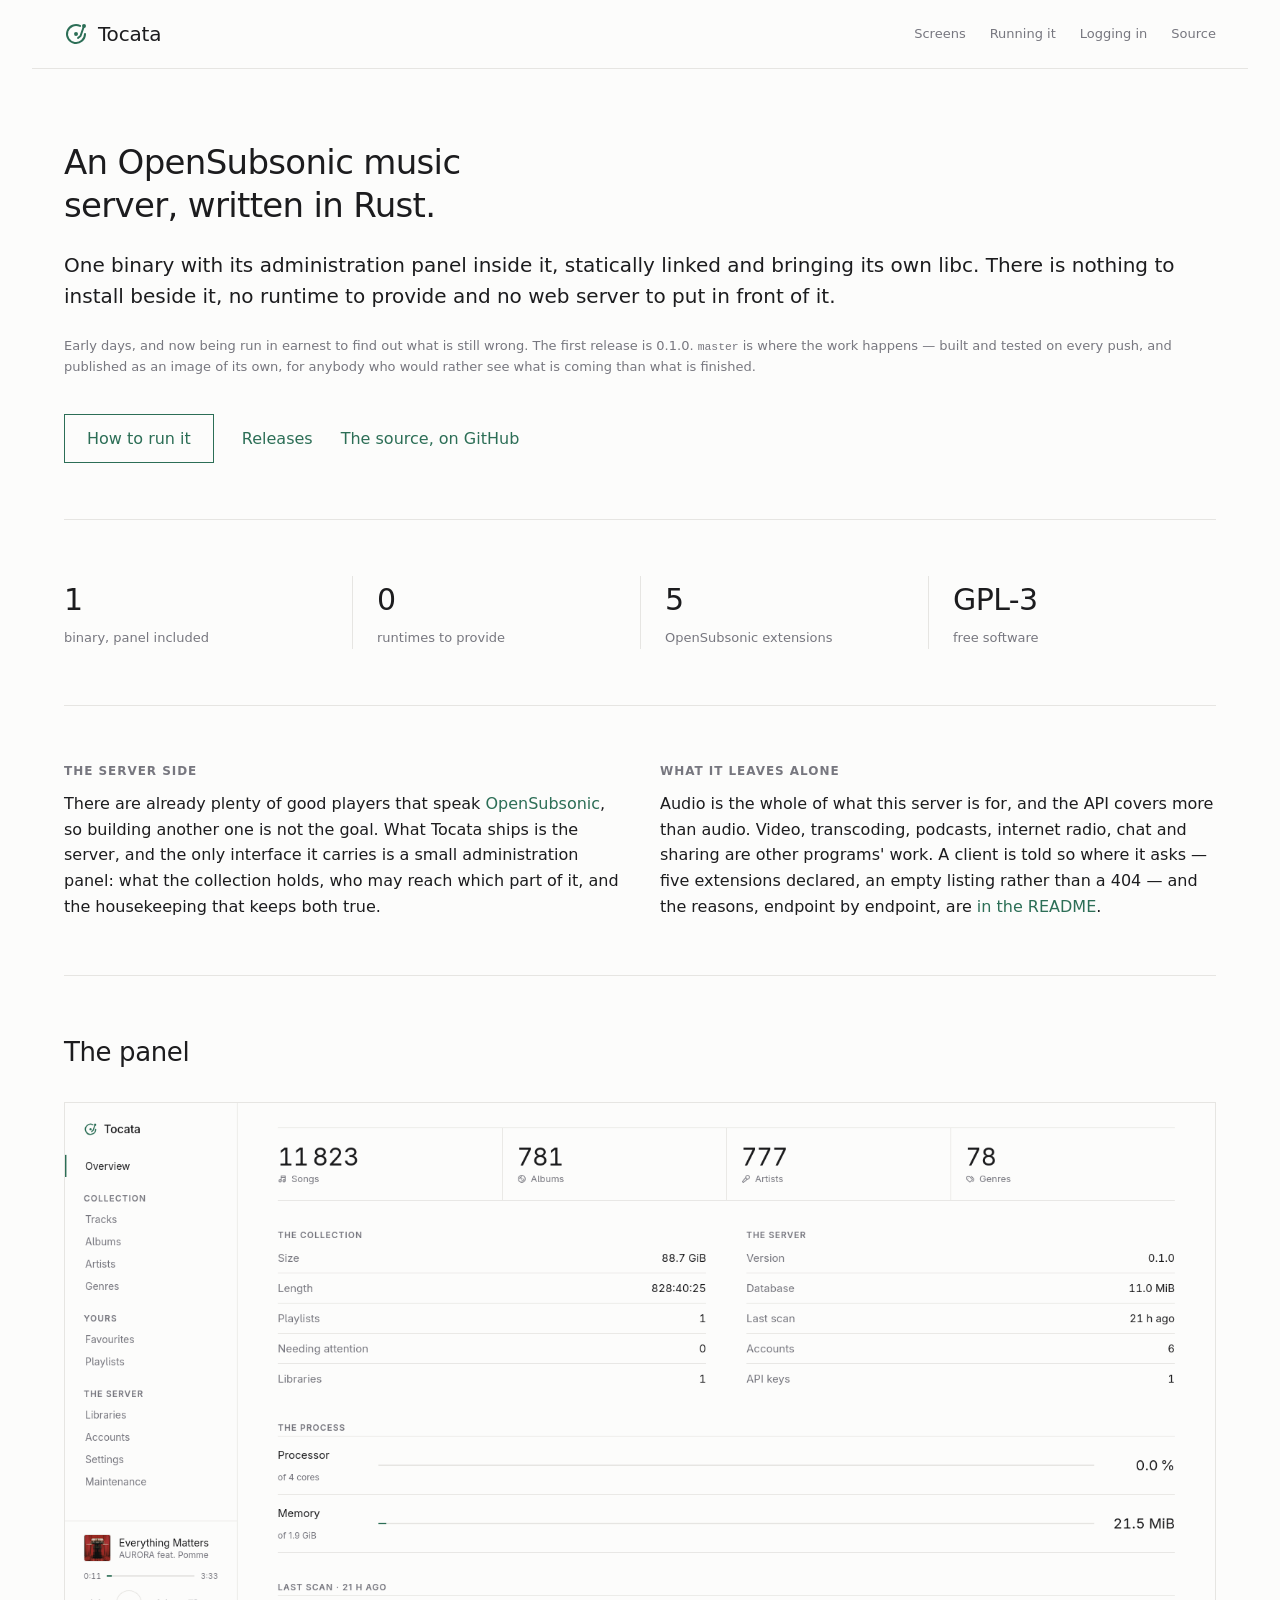
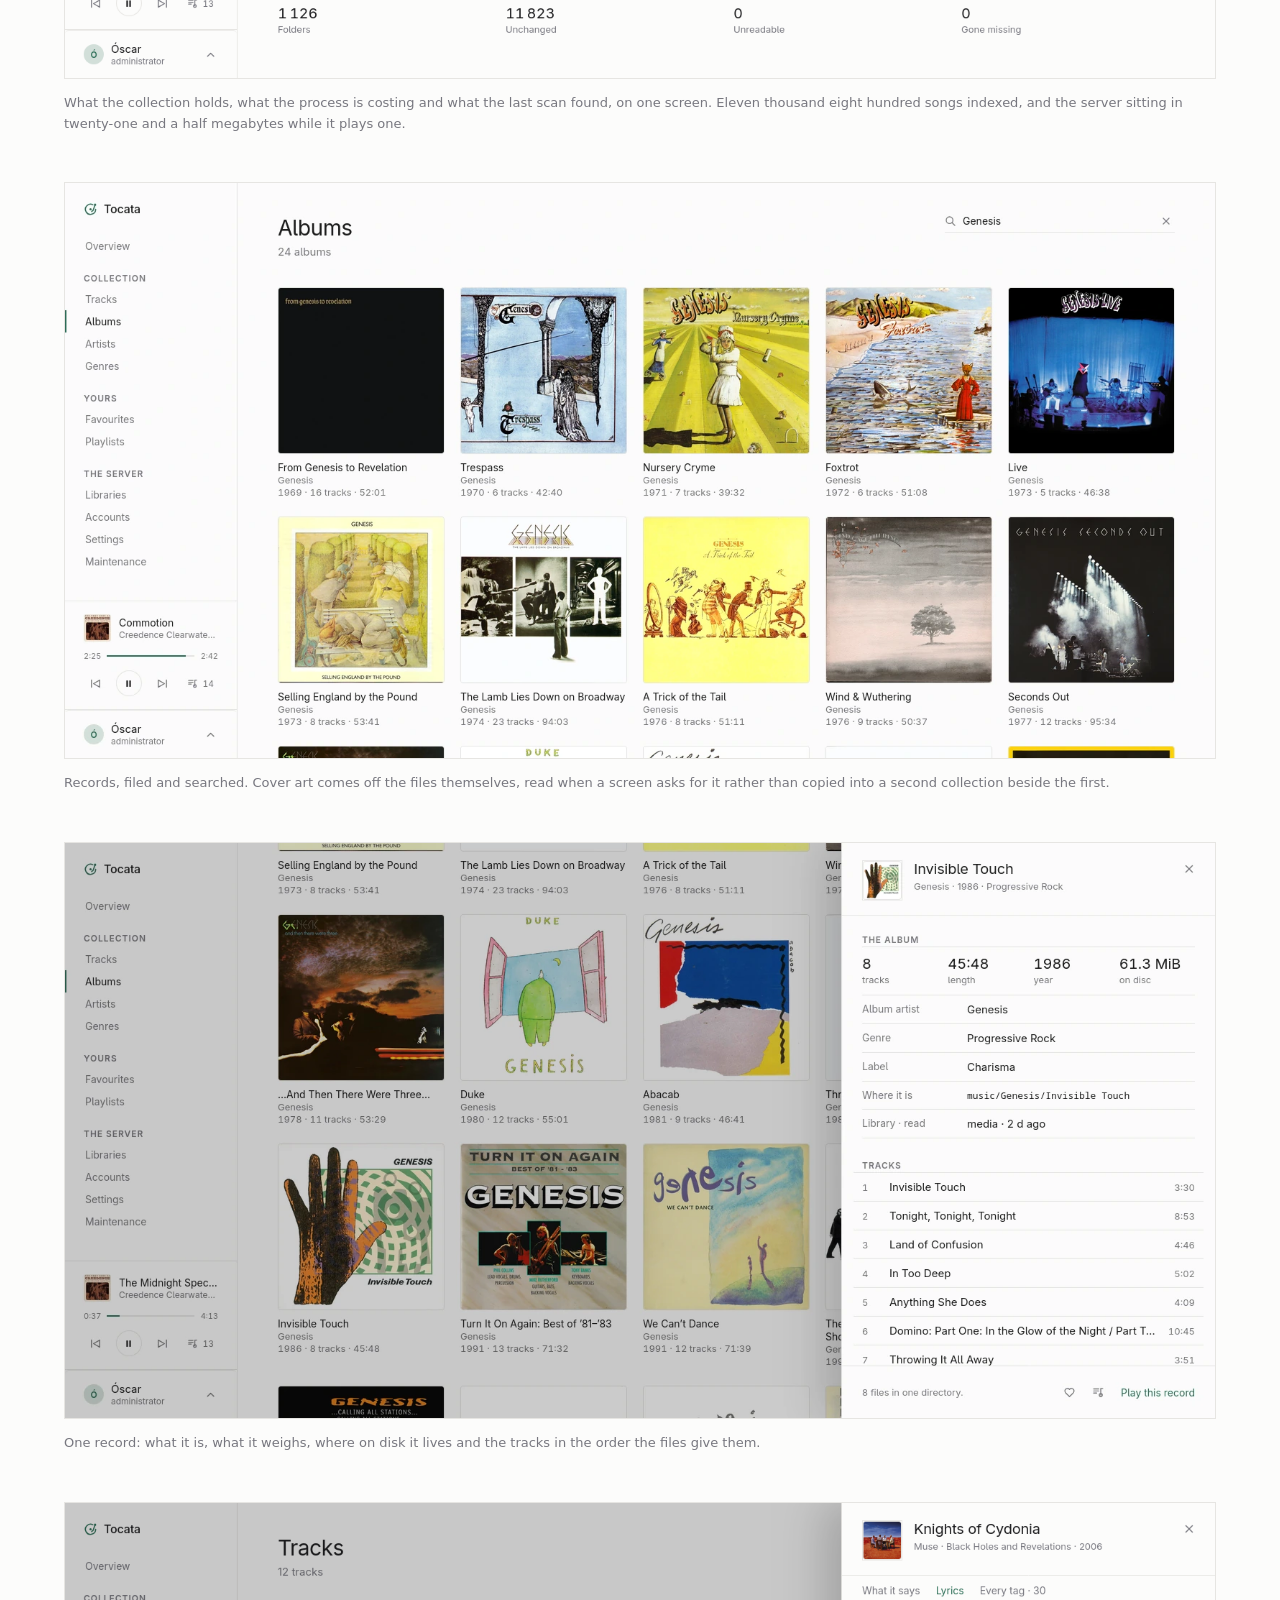
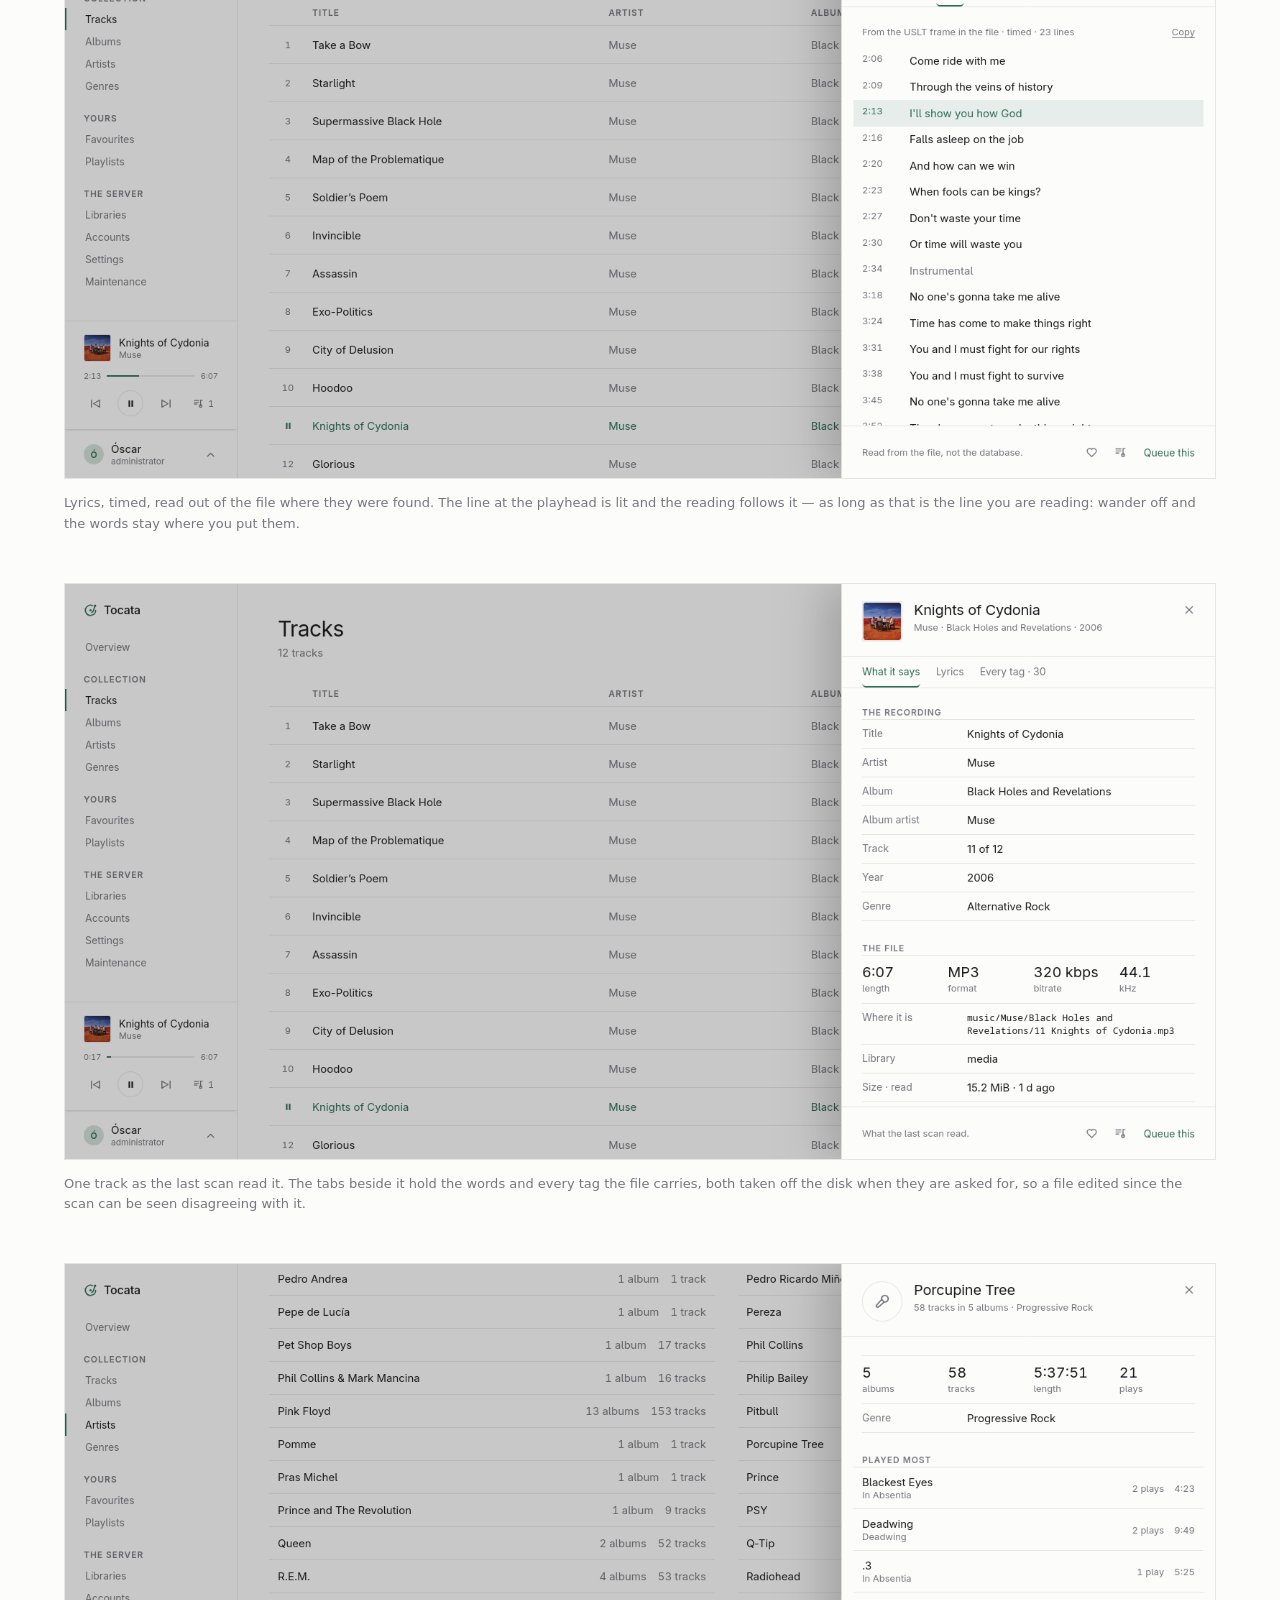
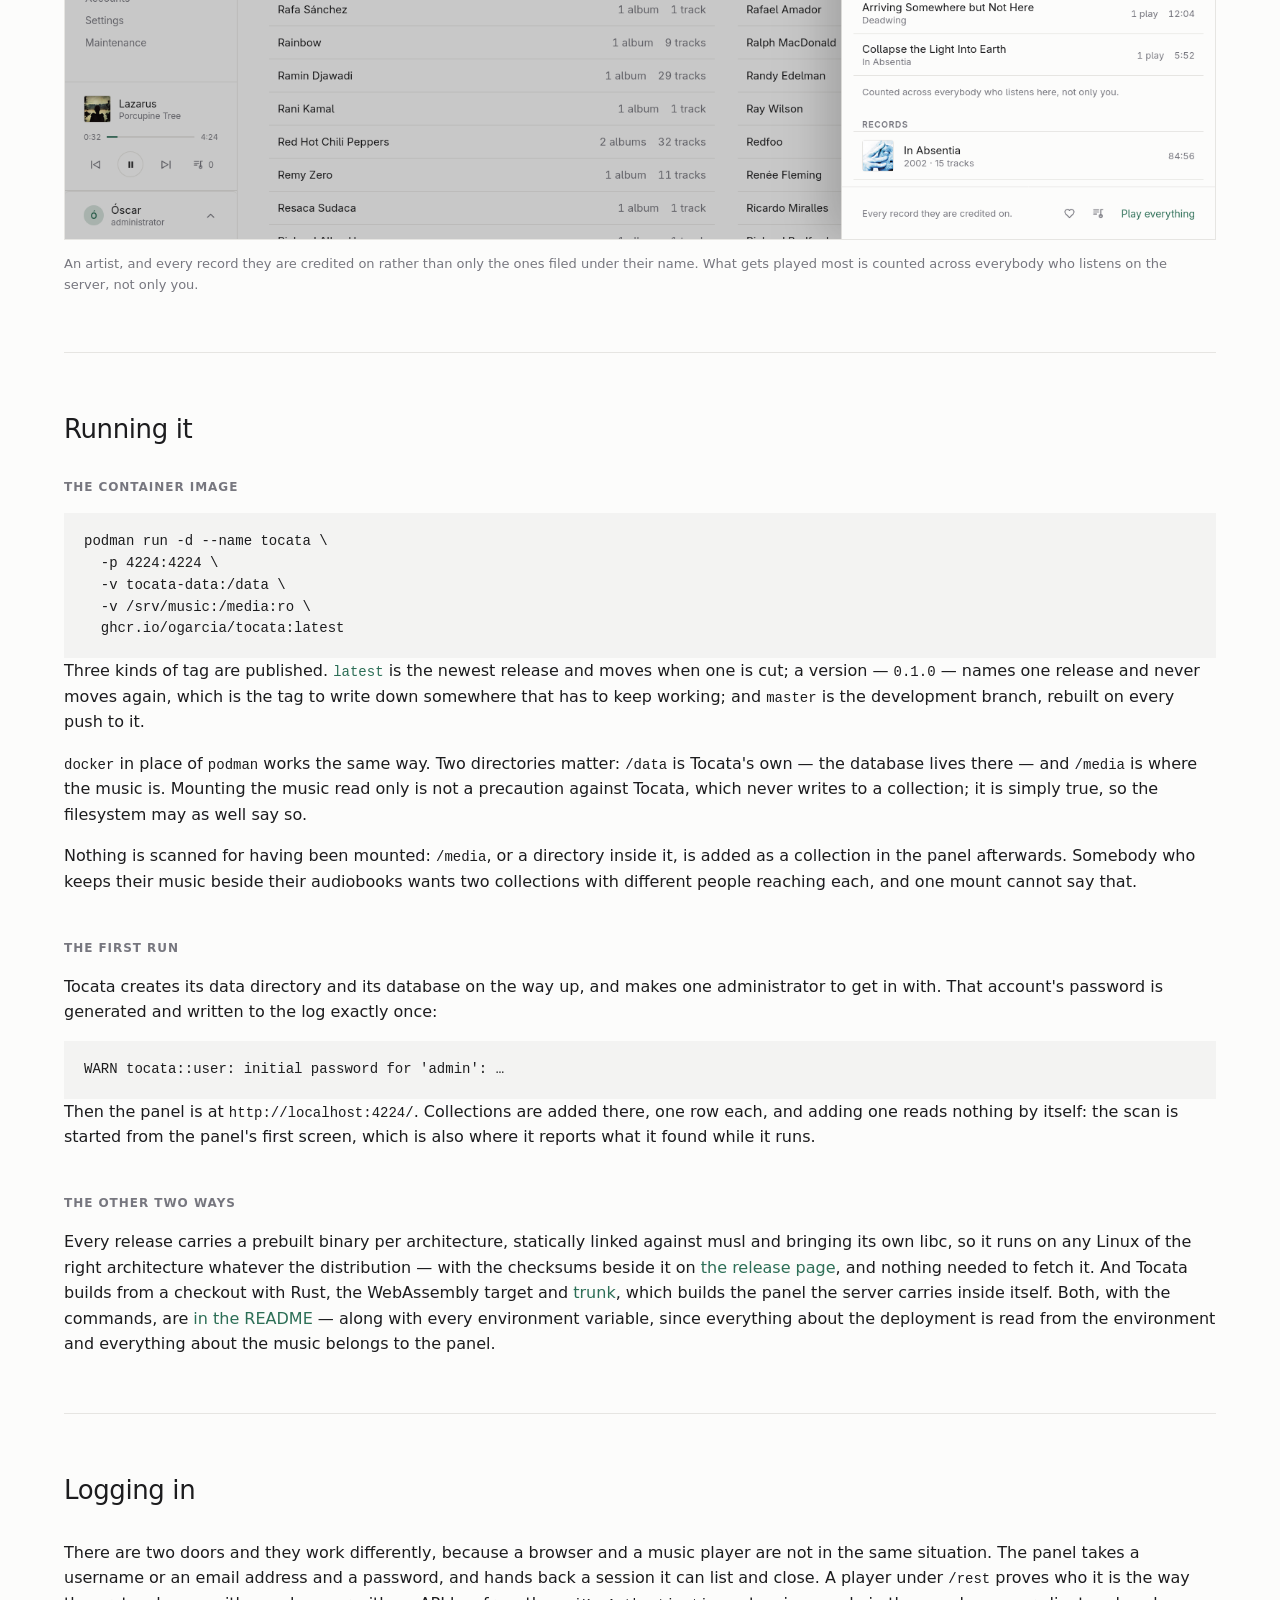
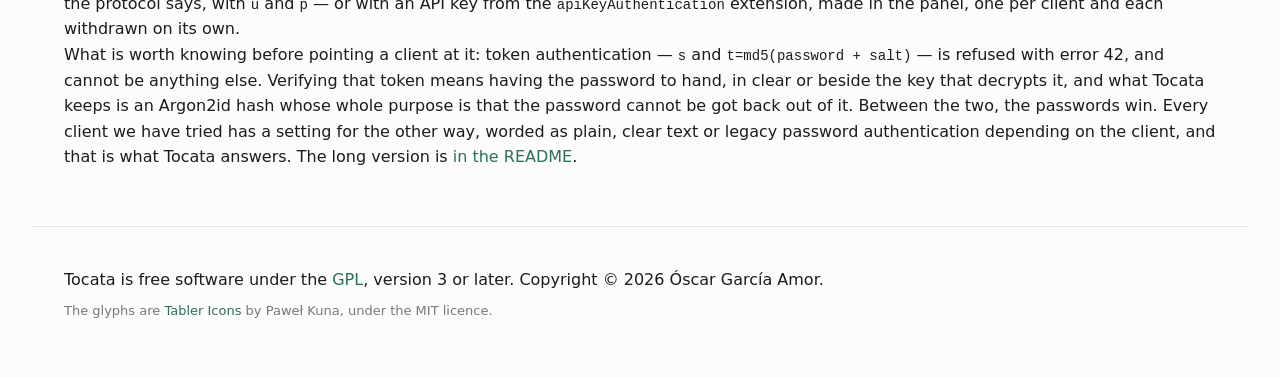
<file: website/index.html>
<!doctype html>
<!--
  SPDX-License-Identifier: GPL-3.0-or-later
  Copyright (C) 2026 Óscar García Amor <ogarcia@connectical.com>

  Tocata's own page, and the same look as the panel it is about: one stylesheet,
  no framework, nothing that is a card. Everything it claims is in the README —
  this page says less, links to where the rest is, and shows the screens.
-->
<html lang="en">
  <head>
    <meta charset="utf-8" />
    <meta name="viewport" content="width=device-width, initial-scale=1" />
    <title>Tocata — an OpenSubsonic music server in Rust</title>

    <!-- One line, and it has to be. A description wrapped in the source arrives
         with the wrapping still in it: nothing between here and a chat window
         collapses the whitespace an attribute is allowed to hold, so what gets
         shown is this file's own margins, ragged and indented. -->
    <meta name="description" content="An OpenSubsonic compatible music server written in Rust. One static binary with its administration panel inside it: nothing else to install, no runtime to provide, no web server in front." />
    <link rel="canonical" href="https://tocata.ogarcia.me/" />

    <!-- What a link to this page looks like where somebody pastes it. Open Graph
         is what reads it — Telegram, Slack, Mastodon, Discord — and the one
         `twitter:` line is for the readers that only know those, which take the
         rest from the tags above. Absolute URLs: a preview is fetched by a
         machine that has no page to be relative to. -->
    <meta property="og:type" content="website" />
    <meta property="og:site_name" content="Tocata" />
    <meta property="og:title" content="Tocata — an OpenSubsonic music server in Rust" />
    <meta property="og:description" content="One static binary with its administration panel inside it: nothing else to install, no runtime to provide, no web server in front." />
    <meta property="og:url" content="https://tocata.ogarcia.me/" />
    <meta property="og:image" content="https://tocata.ogarcia.me/og.png" />
    <meta property="og:image:type" content="image/png" />
    <meta property="og:image:width" content="1200" />
    <meta property="og:image:height" content="630" />
    <meta property="og:image:alt" content="Tocata's mark over its name, and one line: an OpenSubsonic music server, written in Rust" />
    <meta name="twitter:card" content="summary_large_image" />

    <!-- The SVG for anything that will take one, and the ICO for whatever asks
         for /favicon.ico without reading the page first. The touch icon is the
         one that cannot be transparent: what shows through it on a home screen
         is black. -->
    <link rel="icon" href="favicon.svg" type="image/svg+xml" />
    <link rel="icon" href="favicon.ico" sizes="48x48 32x32 16x16" />
    <link rel="apple-touch-icon" href="apple-touch-icon.png" />

    <meta name="theme-color" content="#fcfcfb" media="(prefers-color-scheme: light)" />
    <meta name="theme-color" content="#101012" media="(prefers-color-scheme: dark)" />

    <link rel="stylesheet" href="tocata.css" />
  </head>

  <body>
    <header class="rail">
      <a class="mark" href="./">
        <svg viewBox="0 0 24 24" fill="none" stroke="currentColor" stroke-width="2"
             stroke-linecap="round" stroke-linejoin="round" aria-hidden="true">
          <path d="M16 3.937a9 9 0 1 0 5 8.063" />
          <path d="M11 12a1 1 0 1 0 2 0a1 1 0 1 0 -2 0" />
          <path d="M19 4a1 1 0 1 0 2 0a1 1 0 1 0 -2 0" />
          <path d="M20 4l-3.5 10l-2.5 2" />
        </svg>
        Tocata
      </a>

      <nav>
        <a href="#screens">Screens</a>
        <a href="#running">Running it</a>
        <a href="#doors">Logging in</a>
        <a href="https://github.com/ogarcia/tocata">Source</a>
      </nav>
    </header>

    <main>
      <section class="hero">
        <h1>An OpenSubsonic music server, written in Rust.</h1>

        <p class="lead">
          One binary with its administration panel inside it, statically linked and
          bringing its own libc. There is nothing to install beside it, no runtime to
          provide and no web server to put in front of it.
        </p>

        <p class="aside">
          Early days, and now being run in earnest to find out what is still wrong. The
          first release is 0.1.0. <code>master</code> is where the work happens — built
          and tested on every push, and published as an image of its own, for anybody
          who would rather see what is coming than what is finished.
        </p>

        <div class="doors">
          <a class="way" href="#running">How to run it</a>
          <a href="https://github.com/ogarcia/tocata/releases">Releases</a>
          <a href="https://github.com/ogarcia/tocata">The source, on GitHub</a>
        </div>
      </section>

      <section class="figures">
        <div>
          <p class="figure">1</p>
          <p class="label">binary, panel included</p>
        </div>
        <div>
          <p class="figure">0</p>
          <p class="label">runtimes to provide</p>
        </div>
        <div>
          <p class="figure">5</p>
          <p class="label">OpenSubsonic extensions</p>
        </div>
        <div>
          <p class="figure">GPL-3</p>
          <p class="label">free software</p>
        </div>
      </section>

      <section class="split">
        <div>
          <p class="lettering">The server side</p>
          <p>
            There are already plenty of good players that speak
            <a href="https://opensubsonic.netlify.app/">OpenSubsonic</a>, so building
            another one is not the goal. What Tocata ships is the server, and the only
            interface it carries is a small administration panel: what the collection
            holds, who may reach which part of it, and the housekeeping that keeps both
            true.
          </p>
        </div>

        <div>
          <p class="lettering">What it leaves alone</p>
          <p>
            Audio is the whole of what this server is for, and the API covers more than
            audio. Video, transcoding, podcasts, internet radio, chat and sharing are
            other programs' work. A client is told so where it asks — five extensions
            declared, an empty listing rather than a 404 — and the reasons, endpoint by
            endpoint, are
            <a href="https://github.com/ogarcia/tocata#what-tocata-does-not-answer">
              in the README</a>.
          </p>
        </div>
      </section>

      <section id="screens">
        <h2>The panel</h2>

        <figure>
          <img
            src="shots/overview.webp" width="1600" height="800"
            alt="The overview screen: counts of songs, albums, artists and genres, the
                 collection's size and length, what the process is costing, and what the
                 last scan found."
          />
          <figcaption>
            What the collection holds, what the process is costing and what the last scan
            found, on one screen. Eleven thousand eight hundred songs indexed, and the
            server sitting in twenty-one and a half megabytes while it plays one.
          </figcaption>
        </figure>

        <figure>
          <img
            src="shots/albums.webp" width="1600" height="800" loading="lazy"
            alt="A grid of album covers filtered by a search for Genesis, each with its
                 artist, year, number of tracks and length."
          />
          <figcaption>
            Records, filed and searched. Cover art comes off the files themselves, read
            when a screen asks for it rather than copied into a second collection beside
            the first.
          </figcaption>
        </figure>

        <figure>
          <img
            src="shots/album.webp" width="1600" height="800" loading="lazy"
            alt="A panel over the album grid showing one record: its tracks, its length,
                 its label and where it is on disk."
          />
          <figcaption>
            One record: what it is, what it weighs, where on disk it lives and the tracks
            in the order the files give them.
          </figcaption>
        </figure>

        <figure>
          <img
            src="shots/lyrics.webp" width="1600" height="800" loading="lazy"
            alt="A track's panel showing timed lyrics, with the line at the playhead lit
                 in the accent colour."
          />
          <figcaption>
            Lyrics, timed, read out of the file where they were found. The line at the
            playhead is lit and the reading follows it — as long as that is the line you
            are reading: wander off and the words stay where you put them.
          </figcaption>
        </figure>

        <figure>
          <img
            src="shots/track.webp" width="1600" height="800" loading="lazy"
            alt="A track's panel showing what the scan recorded: title, artist, album,
                 year and genre, then the file's length, format, bitrate and path."
          />
          <figcaption>
            One track as the last scan read it. The tabs beside it hold the words and
            every tag the file carries, both taken off the disk when they are asked for,
            so a file edited since the scan can be seen disagreeing with it.
          </figcaption>
        </figure>

        <figure>
          <img
            src="shots/artist.webp" width="1600" height="800" loading="lazy"
            alt="An artist's panel: five albums, fifty-eight tracks, total length, plays,
                 the tracks played most, and every record they are credited on."
          />
          <figcaption>
            An artist, and every record they are credited on rather than only the ones
            filed under their name. What gets played most is counted across everybody who
            listens on the server, not only you.
          </figcaption>
        </figure>
      </section>

      <section id="running">
        <h2>Running it</h2>

        <p class="lettering">The container image</p>

        <pre><code>podman run -d --name tocata \
  -p 4224:4224 \
  -v tocata-data:/data \
  -v /srv/music:/media:ro \
  ghcr.io/ogarcia/tocata:latest</code></pre>

        <p>
          Three kinds of tag are published.
          <a href="https://github.com/ogarcia/tocata/pkgs/container/tocata"><code>latest</code></a>
          is the newest release and moves when one is cut; a version —
          <code>0.1.0</code> — names one release and never moves again, which is the tag
          to write down somewhere that has to keep working; and <code>master</code> is
          the development branch, rebuilt on every push to it.
        </p>

        <p>
          <code>docker</code> in place of <code>podman</code> works the same way. Two
          directories matter: <code>/data</code> is Tocata's own — the database lives
          there — and <code>/media</code> is where the music is. Mounting the music read
          only is not a precaution against Tocata, which never writes to a collection; it
          is simply true, so the filesystem may as well say so.
        </p>

        <p>
          Nothing is scanned for having been mounted: <code>/media</code>, or a directory
          inside it, is added as a collection in the panel afterwards. Somebody who keeps
          their music beside their audiobooks wants two collections with different people
          reaching each, and one mount cannot say that.
        </p>

        <p class="lettering">The first run</p>
        <p>
          Tocata creates its data directory and its database on the way up, and makes one
          administrator to get in with. That account's password is generated and written
          to the log exactly once:
        </p>

        <pre><code>WARN tocata::user: initial password for 'admin': …</code></pre>

        <p>
          Then the panel is at <code>http://localhost:4224/</code>. Collections are added
          there, one row each, and adding one reads nothing by itself: the scan is started
          from the panel's first screen, which is also where it reports what it found
          while it runs.
        </p>

        <p class="lettering">The other two ways</p>
        <p>
          Every release carries a prebuilt binary per architecture, statically linked
          against musl and bringing its own libc, so it runs on any Linux of the right
          architecture whatever the distribution — with the checksums beside it on
          <a href="https://github.com/ogarcia/tocata/releases">the release page</a>, and
          nothing needed to fetch it. And Tocata builds from a checkout with Rust, the
          WebAssembly target and <a href="https://trunkrs.dev/">trunk</a>, which builds
          the panel the server carries inside itself. Both, with the commands, are
          <a href="https://github.com/ogarcia/tocata#running-it">in the README</a> —
          along with every environment variable, since everything about the deployment is
          read from the environment and everything about the music belongs to the panel.
        </p>
      </section>

      <section id="doors">
        <h2>Logging in</h2>

        <p>
          There are two doors and they work differently, because a browser and a music
          player are not in the same situation. The panel takes a username or an email
          address and a password, and hands back a session it can list and close. A player
          under <code>/rest</code> proves who it is the way the protocol says, with
          <code>u</code> and <code>p</code> — or with an API key from the
          <code>apiKeyAuthentication</code> extension, made in the panel, one per client
          and each withdrawn on its own.
        </p>

        <p>
          What is worth knowing before pointing a client at it: token authentication —
          <code>s</code> and <code>t=md5(password + salt)</code> — is refused with error
          42, and cannot be anything else. Verifying that token means having the password
          to hand, in clear or beside the key that decrypts it, and what Tocata keeps is
          an Argon2id hash whose whole purpose is that the password cannot be got back out
          of it. Between the two, the passwords win. Every client we have tried has a
          setting for the other way, worded as plain, clear text or legacy password
          authentication depending on the client, and that is what Tocata answers. The
          long version is
          <a href="https://github.com/ogarcia/tocata#authentication">in the README</a>.
        </p>
      </section>
    </main>

    <footer>
      <p>
        Tocata is free software under the
        <a href="https://www.gnu.org/licenses/gpl-3.0.html">GPL</a>, version 3 or later.
        Copyright © 2026 Óscar García Amor.
      </p>
      <p class="aside">
        The glyphs are <a href="https://tabler.io/icons">Tabler Icons</a> by Paweł Kuna,
        under the MIT licence.
      </p>
    </footer>
  </body>
</html>
</file>
<file: website/tocata.css>
/* SPDX-License-Identifier: GPL-3.0-or-later
 * Copyright (C) 2026 Óscar García Amor <ogarcia@connectical.com>
 *
 * The same look as the panel this page is about, and the same rules behind it:
 * no framework, nothing that is a card, one 1px line wherever a division is
 * meant and whitespace where it is not. Both schemes come from `color-scheme`
 * and one set of variables, so the browser picks and nothing is toggled.
 *
 * Every measure is in `rem` and every line is in pixels. A hairline has to stay
 * one physical pixel — in `rem` it lands on a fraction that browsers round
 * differently from one edge to the next, and this whole look is that its lines
 * are all the same.
 *
 * The colours and the type scale are copied from `panel/panel.css` rather than
 * imported: the panel's sheet is built into the binary and this page is not
 * served by it, and a page that fetched it would break the day the panel's
 * layout stopped being the panel's own. */

:root {
  color-scheme: light dark;

  --ink: light-dark(#1c1c1e, #ededee);
  --quiet: light-dark(#77777f, #8f8f98);
  --paper: light-dark(#fcfcfb, #101012);
  --line: light-dark(#e6e5e2, #26262a);

  /* The panel's default accent, which is what every screen below was taken in. */
  --accent: light-dark(#2c6e56, #7fd0ae);

  --lettering: 0.75rem;   /* 12px — small capitals over a run of rows */
  --aside: 0.8125rem;     /* 13px — the quiet line under almost everything */
  --text: 1rem;           /* 16px — this page's own size, a notch over the panel's */
  --lead: 1.25rem;        /* 20px — the sentence under the title */
  --title: 2.125rem;      /* 34px — the one on the way in */

  /* How wide the page gets. One measure for everything on it rather than a
   * reading width for the prose and the full width for the screens: a paragraph
   * that stopped halfway across the screenshot under it read as a column that had
   * failed to fill, and the eye had two left edges to keep track of. */
  --page: 76rem;

  font-family: system-ui, sans-serif;
}

* { box-sizing: border-box; }

/* Nothing here leans on the margins a browser gives a paragraph or a heading:
 * every gap is asked for, so the last thing in a section does not decide how
 * much air is under it. */
p, h1, h2, figure, pre { margin: 0; }

body {
  margin: 0;
  color: var(--ink);
  background: var(--paper);
  font-size: var(--text);
  line-height: 1.6;
}

/* A link is a word in the accent. What underlines is one under the pointer,
 * which is the answer to "is this clickable". */
a {
  color: var(--accent);
  text-decoration: none;
}

a:hover {
  text-decoration: underline;
  text-underline-offset: 0.1875rem;
}

code {
  font-family: ui-monospace, monospace;
  font-size: 0.875em;
}

/* The bar across the top, which stays. Not a shadow anywhere: it is told apart
 * from the page by its line and by the page sliding under it. */
.rail {
  display: flex;
  position: sticky;
  top: 0;
  z-index: 1;
  align-items: center;
  justify-content: space-between;
  gap: 1.5rem;
  max-width: var(--page);
  margin: 0 auto;
  padding: 1.125rem 2rem;
  border-bottom: 1px solid var(--line);
  background: var(--paper);
}

.mark {
  display: flex;
  align-items: center;
  gap: 0.625rem;
  color: var(--ink);
  font-size: var(--lead);
  letter-spacing: -0.01em;
}

.mark:hover { text-decoration: none; }

/* The one mark on the page, and it takes the accent while the word beside it
 * stays ink: the glyph is the badge, the word is the name. */
.mark svg {
  width: 1.5rem;
  height: 1.5rem;
  color: var(--accent);
}

.rail nav {
  display: flex;
  flex-wrap: wrap;
  gap: 1.5rem;
  font-size: var(--aside);
}

.rail nav a { color: var(--quiet); }
.rail nav a:hover { color: var(--ink); }

main {
  max-width: var(--page);
  margin: 0 auto;
  padding: 0 2rem;
}

/* Sections are divided by a line, the way the panel divides a run of rows, and
 * the first one has nothing over it to divide from. */
main > section {
  padding: 3.5rem 0;
  border-top: 1px solid var(--line);
}

main > section:first-child { border-top: none; }

h1 {
  max-width: 34rem;
  font-size: var(--title);
  font-weight: 400;
  line-height: 1.25;
  letter-spacing: -0.02em;
  text-wrap: balance;
}

h2 {
  margin-bottom: 1.75rem;
  font-size: 1.625rem;
  font-weight: 400;
  letter-spacing: -0.015em;
}

.hero { padding-top: 4.5rem; }

.lead {
  margin-top: 1.5rem;
  font-size: var(--lead);
  line-height: 1.55;
  text-wrap: pretty;
}

.aside {
  font-size: var(--aside);
  color: var(--quiet);
  text-wrap: pretty;
}

.hero .aside { margin-top: 1.5rem; }

.doors {
  display: flex;
  flex-wrap: wrap;
  align-items: center;
  gap: 1.75rem;
  margin-top: 2.25rem;
  font-size: var(--text);
}

/* The one thing on the page shaped like a control, because the page has one
 * thing to ask for. A rule round it rather than a fill: a filled button would
 * be the only solid shape anywhere in this look. */
.way {
  padding: 0.6875rem 1.375rem;
  border: 1px solid var(--accent);
}

.way:hover {
  background: color-mix(in srgb, var(--accent) 10%, transparent);
  text-decoration: none;
}

/* The row of figures the panel opens with, and the same construction: divided by
 * a line each rather than boxed, and the floor gives way on a narrow screen
 * instead of pushing the last one off the side. */
.figures {
  display: grid;
  grid-template-columns: repeat(auto-fit, minmax(min(11rem, 100%), 1fr));
}

.figures > div {
  padding: 0 1.5rem;
  border-left: 1px solid var(--line);
}

.figures > div:first-child {
  padding-left: 0;
  border-left: none;
}

.figure {
  font-size: 1.875rem;
  font-variant-numeric: tabular-nums;
  letter-spacing: -0.02em;
}

.label {
  margin-top: 0.25rem;
  font-size: var(--aside);
  color: var(--quiet);
}

/* Two things said side by side, one column each, because they answer each other:
 * what this is for, and what it leaves to somebody else. */
.split {
  display: grid;
  grid-template-columns: repeat(auto-fit, minmax(min(20rem, 100%), 1fr));
  gap: 2.5rem;
}

.split p { text-wrap: pretty; }

/* The small capitals over a run of rows, wherever that run is — a column here, a
 * step of the instructions below. */
.lettering {
  margin-bottom: 0.625rem;
  font-size: var(--lettering);
  font-weight: 600;
  letter-spacing: 0.08em;
  text-transform: uppercase;
  color: var(--quiet);
}

#running .lettering { margin-top: 2.75rem; }
#running .lettering:first-of-type { margin-top: 0; }
#running p + p { margin-top: 1rem; }

/* A screen is 1600 pixels of panel, so it gets the width and a rule around it:
 * the panel's own edge is a hairline, and without one the pale paper in the shot
 * runs into the pale paper of this page. */
figure { margin-top: 3rem; }
#screens figure:first-of-type { margin-top: 0; }

figure img {
  display: block;
  width: 100%;
  height: auto;
  border: 1px solid var(--line);
}

figcaption {
  margin-top: 0.875rem;
  font-size: var(--aside);
  line-height: 1.6;
  color: var(--quiet);
  text-wrap: pretty;
}

/* Commands, which are the one place on this page where the paper changes colour:
 * a line round them would read as a box, and boxes are what this look does not
 * have. Scrolls sideways rather than wrapping, because a wrapped command line is
 * one somebody pastes wrong. */
pre {
  overflow-x: auto;
  margin-top: 1rem;
  padding: 1.125rem 1.25rem;
  background: color-mix(in srgb, var(--ink) 4%, transparent);
  font-size: 0.875rem;
  line-height: 1.55;
}

pre code { font-size: 1em; }

footer {
  max-width: var(--page);
  margin: 0 auto;
  padding: 2.5rem 2rem 3.5rem;
  border-top: 1px solid var(--line);
}

footer .aside { margin-top: 0.5rem; }

@media (max-width: 45rem) {
  .rail {
    flex-wrap: wrap;
    gap: 0.75rem;
    padding: 1rem 1.25rem;
  }

  main { padding: 0 1.25rem; }

  footer { padding: 2rem 1.25rem 3rem; }

  h1 { font-size: 1.75rem; }

  .hero { padding-top: 3rem; }

  /* Stacked, so the rule that divided them sideways would now be over the wrong
   * edge: it goes across the top of each instead, and the first has none. */
  .figures > div {
    padding: 1rem 0;
    border-top: 1px solid var(--line);
    border-left: none;
  }

  .figures > div:first-child {
    padding-top: 0;
    border-top: none;
  }
}
</file>
